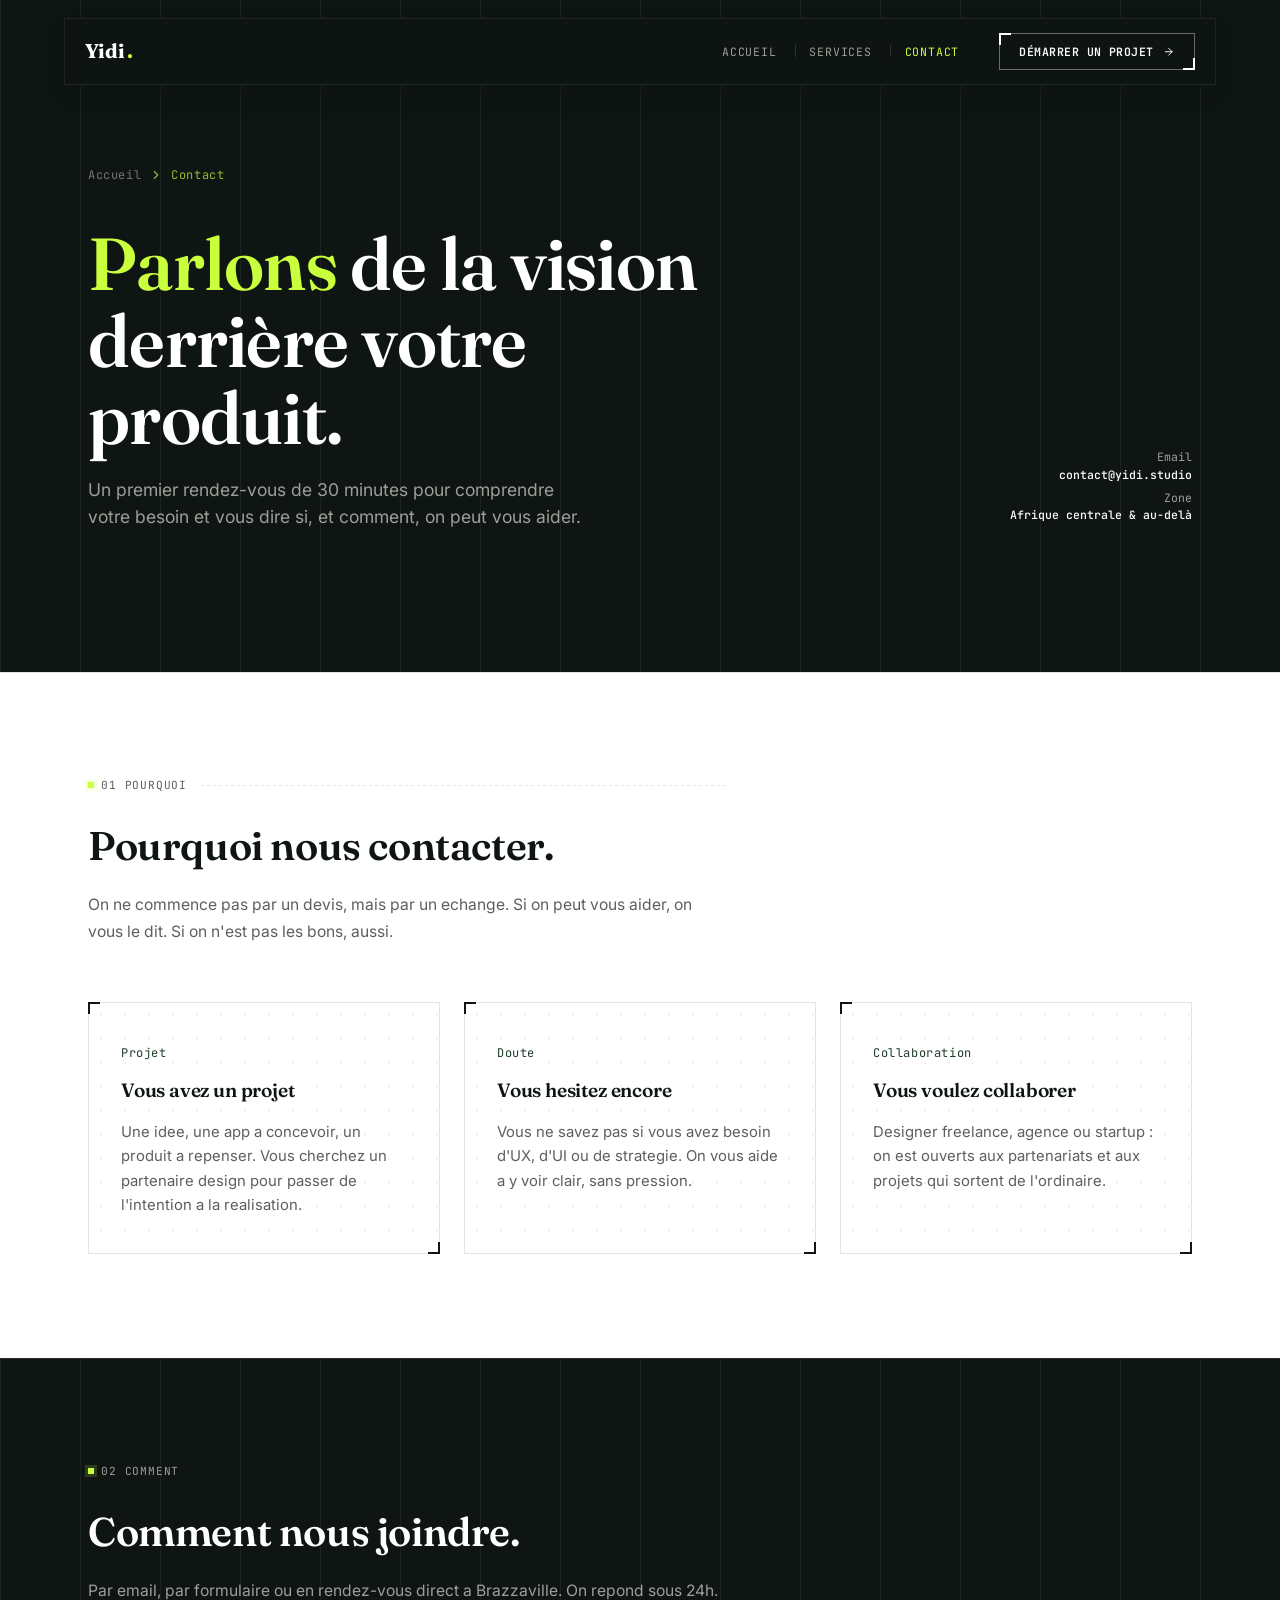
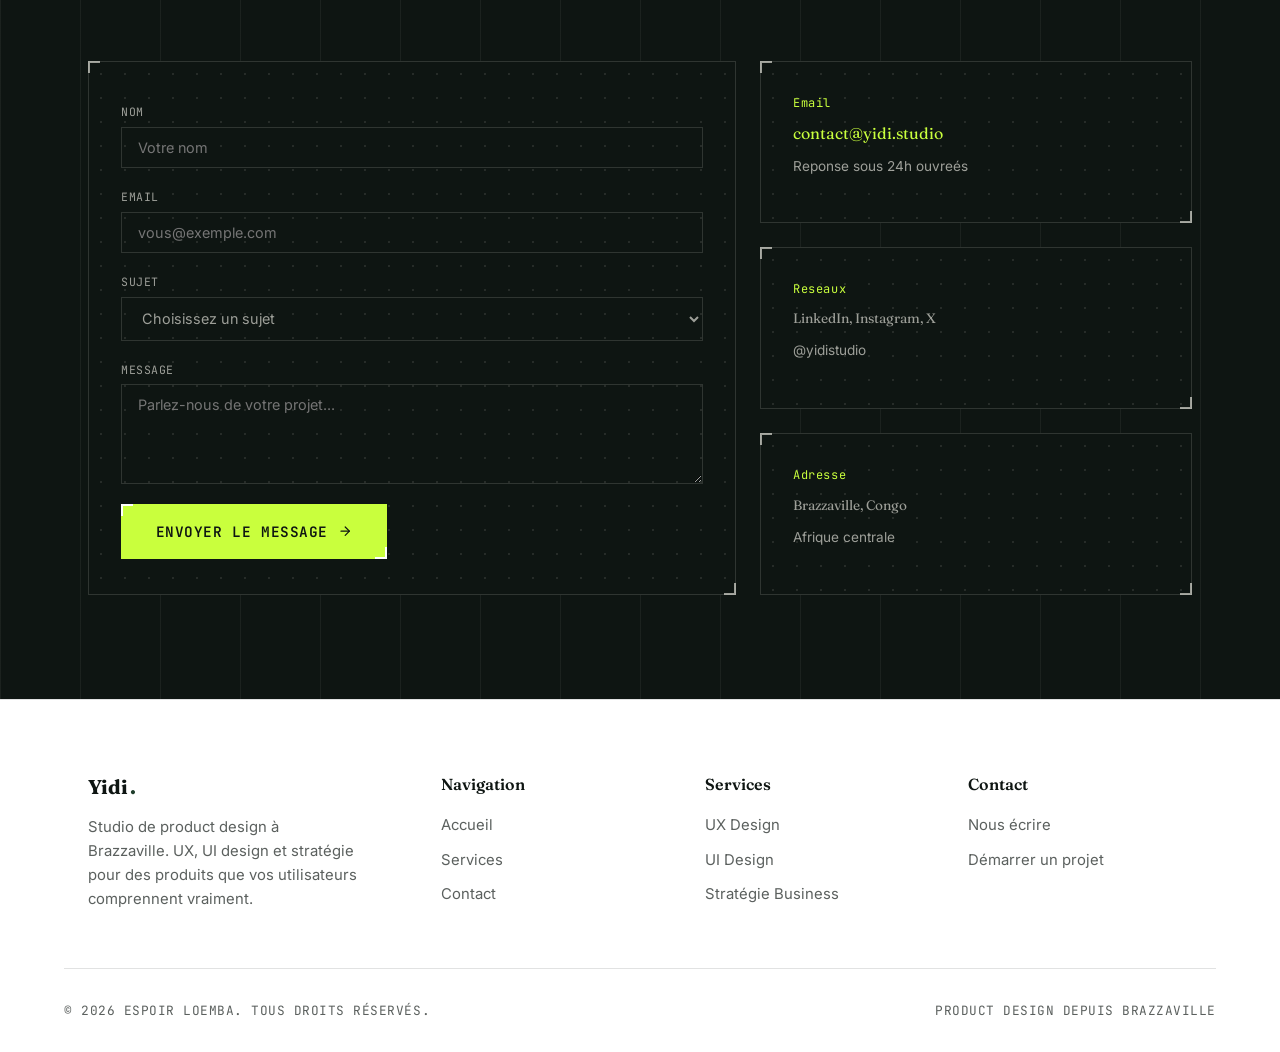
<file: contact/index.html>
<!DOCTYPE html>
<html lang="fr">

<head>
    <meta charset="UTF-8">
    <meta name="viewport" content="width=device-width, initial-scale=1.0">
    <title>Contact | Yidi Studio de Product Design</title>
    <meta name="description" content="Contactez Yidi Studio à Brazzaville pour vos projets de design produit, UI/UX et design system.">
    <link rel="preconnect" href="https://fonts.googleapis.com">
    <link rel="preconnect" href="https://fonts.gstatic.com" crossorigin>
    <link href="https://fonts.googleapis.com/css2?family=Fraunces:opsz,wght@9..144,400;9..144,500;9..144,600;9..144,700&family=Inter:wght@400;500;600;700&family=JetBrains+Mono:wght@400;500;600&display=swap" rel="stylesheet">
    <link rel="stylesheet" href="../assets/css/style.css">
</head>

<body>

    <header class="header fixed top-0 left-0">
        <div class="header-inner bg-grid backdrop-blur">
            <a href="../" class="logo">Yidi<span>.</span></a>
            <a href="#nav" class="nav-burger cursor-pointer" aria-label="Menu">
                <span></span><span></span><span></span>
            </a>
            <a href="#" class="nav-close" aria-label="Fermer">
                <svg width="20" height="20" viewBox="0 0 24 24" fill="none" stroke="currentColor" stroke-width="2" stroke-linecap="round">
                    <path d="M18 6L6 18M6 6l12 12" />
                </svg>
            </a>
            <nav id="nav" class="nav" aria-label="Navigation principale">
                <ul class="nav-list label-mono">
                    <li><a href="../">Accueil</a></li>
                    <li><a href="../services">Services</a></li>
                    <li><a href="../contact" aria-current="page">Contact</a></li>
                </ul>
                <a href="../contact" class="btn btn-ghost btn-sm frame">Démarrer un projet<span class="btn-arrow"><svg xmlns="http://www.w3.org/2000/svg" width="16" height="16" viewBox="0 0 24 24" fill="none" stroke="currentColor" stroke-width="2" stroke-linecap="round" stroke-linejoin="round"><path d="M5 12h14"/><path d="m12 5 7 7-7 7"/></svg></span></a>
            </nav>
        </div>
    </header>

    <main>
        <section class="herosection herosection-sm overflow-hidden">
            <div class="hero-inner">
                <div class="hero-grid">
                    <div class="hero-copy flex-col">
                        <span class="hero-crumb"><a href="../">Accueil</a><svg width="14" height="14" viewBox="0 0 24 24" fill="none" stroke="currentColor" stroke-width="2" stroke-linecap="round" stroke-linejoin="round"><path d="M9 18l6-6-6-6"/></svg><span>Contact</span></span>
                        <h1><span class="hero-hl">Parlons</span> de la vision derrière votre produit.</h1>
                        <p class="lead">Un premier rendez-vous de 30 minutes pour comprendre votre besoin et vous dire si, et comment, on peut vous aider.</p>
                    </div>
                    <div class="hero-meta flex-col">
                        <span>Email<br><strong>contact@yidi.studio</strong></span>
                        <span>Zone<br><strong>Afrique centrale &amp; au‑delà</strong></span>
                    </div>
                </div>
            </div>
        </section>

        <section class="section" id="pourquoi">
            <div class="container">
                <header class="section-head">
                    <div class="eyebrow">
                        <span class="tag tag-signal">01 Pourquoi</span>
                        <span class="rule"></span>
                    </div>
                    <h2 class="section-title">Pourquoi nous contacter.</h2>
                    <p class="section-desc">On ne commence pas par un devis, mais par un echange. Si on peut vous aider, on vous le dit. Si on n'est pas les bons, aussi.</p>
                </header>
                <div class="methodology-grid">
                    <article class="card flex-col frame methodology-card">
                        <span class="methodology-num">Projet</span>
                        <h3>Vous avez un projet</h3>
                        <p>Une idee, une app a concevoir, un produit a repenser. Vous cherchez un partenaire design pour passer de l'intention a la realisation.</p>
                    </article>
                    <article class="card flex-col frame methodology-card">
                        <span class="methodology-num">Doute</span>
                        <h3>Vous hesitez encore</h3>
                        <p>Vous ne savez pas si vous avez besoin d'UX, d'UI ou de strategie. On vous aide a y voir clair, sans pression.</p>
                    </article>
                    <article class="card flex-col frame methodology-card">
                        <span class="methodology-num">Collaboration</span>
                        <h3>Vous voulez collaborer</h3>
                        <p>Designer freelance, agence ou startup : on est ouverts aux partenariats et aux projets qui sortent de l'ordinaire.</p>
                    </article>
                </div>
            </div>
        </section>

        <section class="section section-services" id="comment">
            <div class="container">
                <header class="section-head">
                    <div class="eyebrow">
                        <span class="tag tag-signal">02 Comment</span>
                        <span class="rule"></span>
                    </div>
                    <h2 class="section-title">Comment nous joindre.</h2>
                    <p class="section-desc">Par email, par formulaire ou en rendez-vous direct a Brazzaville. On repond sous 24h.</p>
                </header>
                <div class="contact-grid">
                    <form class="card flex-col dark frame service-card gap-5" action="#" method="POST">
                        <div class="form-group flex-col">
                            <label for="nom" class="form-label label-mono">Nom</label>
                            <input type="text" id="nom" name="nom" placeholder="Votre nom" required class="form-input text-base">
                        </div>
                        <div class="form-group flex-col">
                            <label for="email" class="form-label label-mono">Email</label>
                            <input type="email" id="email" name="email" placeholder="vous@exemple.com" required class="form-input text-base">
                        </div>
                        <div class="form-group flex-col">
                            <label for="sujet" class="form-label label-mono">Sujet</label>
                            <select id="sujet" name="sujet" required class="form-select text-base">
                                <option value="" disabled selected>Choisissez un sujet</option>
                                <option value="UX Design">UX Design</option>
                                <option value="UI Design">UI Design</option>
                                <option value="Strategie Business">Strategie Business</option>
                                <option value="Partenariat">Partenariat</option>
                                <option value="Autre">Autre</option>
                            </select>
                        </div>
                        <div class="form-group flex-col">
                            <label for="message" class="form-label label-mono">Message</label>
                            <textarea id="message" name="message" class="form-textarea text-base" placeholder="Parlez-nous de votre projet..." required></textarea>
                        </div>
                        <button type="submit" class="btn btn-lg text-base frame self-start">Envoyer le message<span class="btn-arrow"><svg xmlns="http://www.w3.org/2000/svg" width="16" height="16" viewBox="0 0 24 24" fill="none" stroke="currentColor" stroke-width="2" stroke-linecap="round" stroke-linejoin="round"><path d="M5 12h14"/><path d="m12 5 7 7-7 7"/></svg></span></button>
                    </form>
                    <aside class="contact-aside flex-col">
                        <div class="card flex-col dark frame service-card">
                            <span class="service-num">Email</span>
                            <a href="mailto:contact@yidi.studio">contact@yidi.studio</a>
                            <p>Reponse sous 24h ouvreés</p>
                        </div>
                        <div class="card flex-col dark frame service-card">
                            <span class="service-num">Reseaux</span>
                            <p class="contact-highlight">LinkedIn, Instagram, X</p>
                            <p>@yidistudio</p>
                        </div>
                        <div class="card flex-col dark frame service-card">
                            <span class="service-num">Adresse</span>
                            <p class="contact-highlight">Brazzaville, Congo</p>
                            <p>Afrique centrale</p>
                        </div>
                    </aside>
                </div>
            </div>
        </section>


    </main>

    <footer class="footer">
        <div class="container footer-grid">
            <div class="footer-brand flex-col">
                <a href="../" class="logo">Yidi<span>.</span></a>
                <p>Studio de product design à Brazzaville. UX, UI design et stratégie pour des produits que vos utilisateurs comprennent vraiment.</p>
            </div>
            <div class="footer-col">
                <h4 class="footer-heading">Navigation</h4>
                <ul class="footer-list flex-col">
                    <li><a href="../">Accueil</a></li>
                    <li><a href="../services">Services</a></li>
                    <li><a href="../contact">Contact</a></li>
                </ul>
            </div>
            <div class="footer-col">
                <h4 class="footer-heading">Services</h4>
                <ul class="footer-list flex-col">
                    <li><a href="../services">UX Design</a></li>
                    <li><a href="../services">UI Design</a></li>
                    <li><a href="../services">Stratégie Business</a></li>
                </ul>
            </div>
            <div class="footer-col">
                <h4 class="footer-heading">Contact</h4>
                <ul class="footer-list flex-col">
                    <li><a href="../contact">Nous écrire</a></li>
                    <li><a href="../contact">Démarrer un projet</a></li>
                </ul>
            </div>
        </div>
        <div class="container footer-bottom flex flex-wrap gap-4 justify-between font-mono text-muted uppercase">
            <p>&copy; 2026 Espoir LOEMBA. Tous droits réservés.</p>
            <p>Product design depuis Brazzaville</p>
        </div>
    </footer>

</body>

</html>
</file>
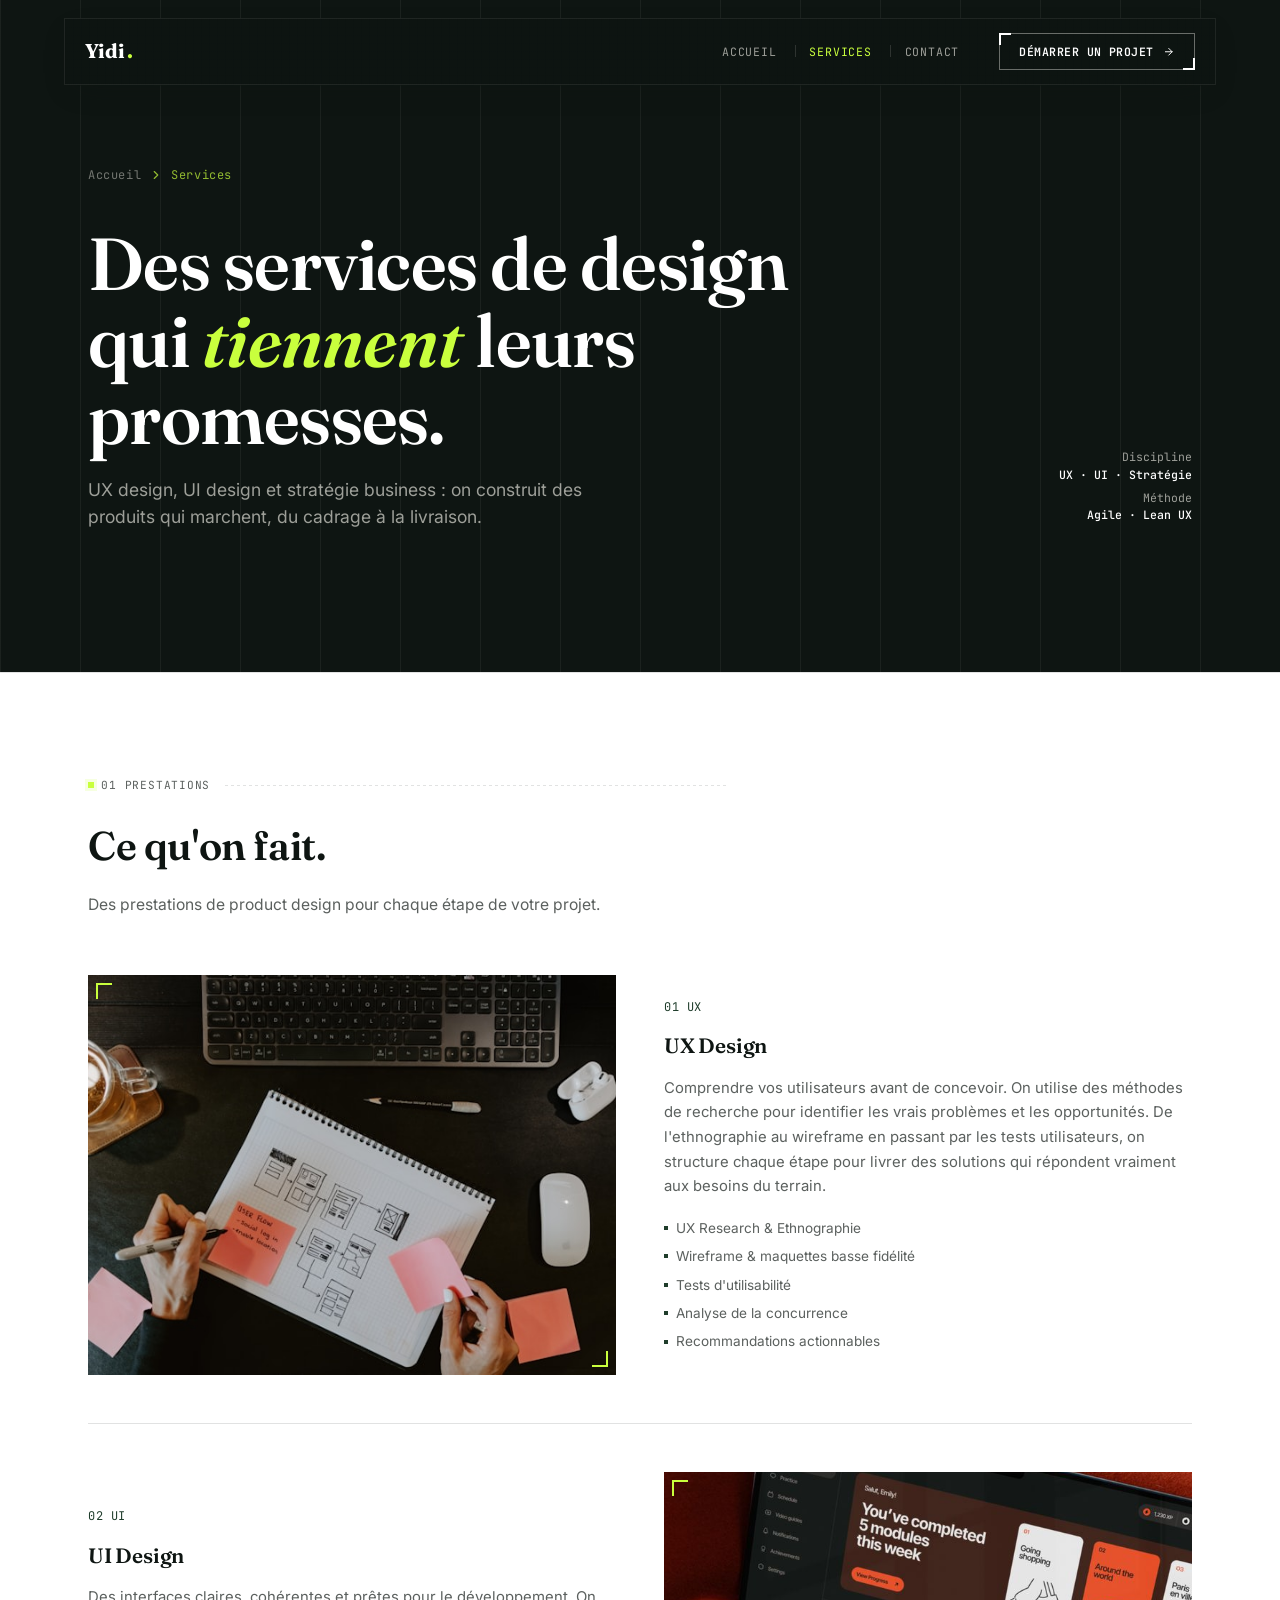
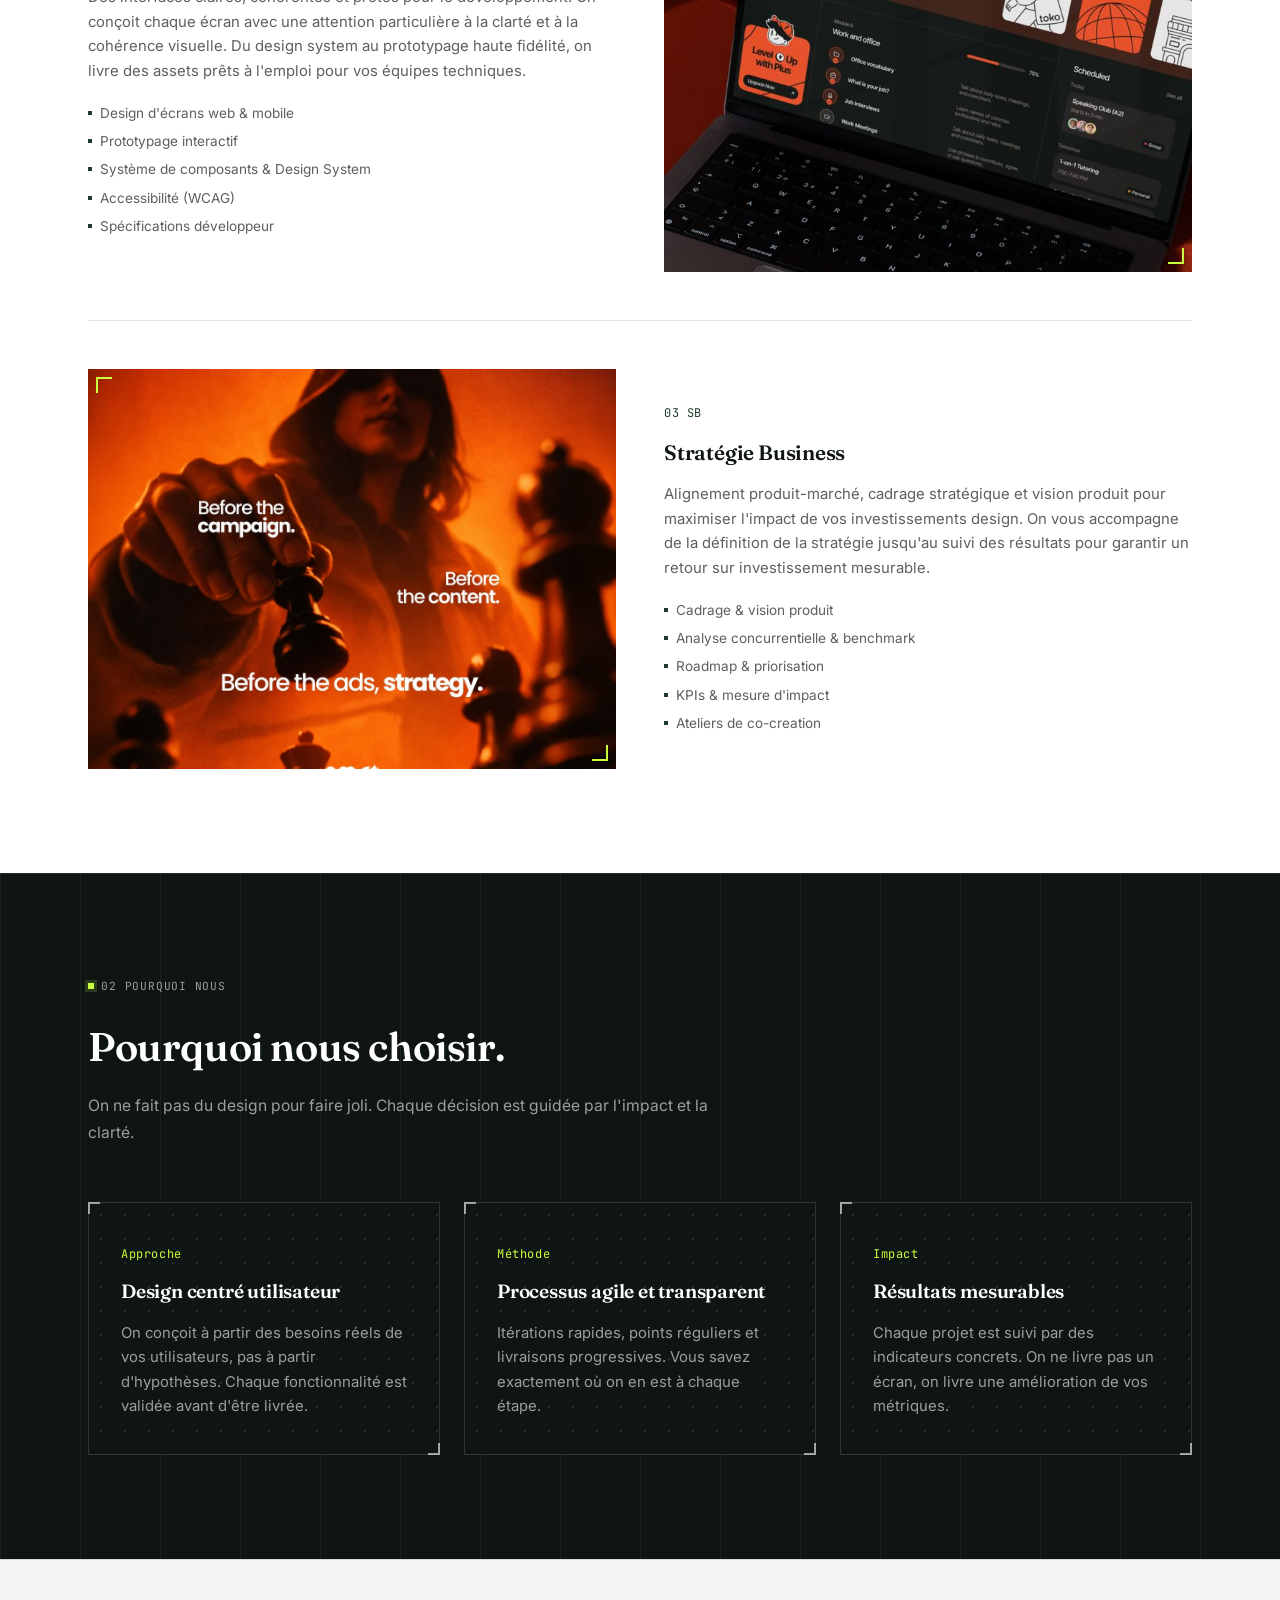
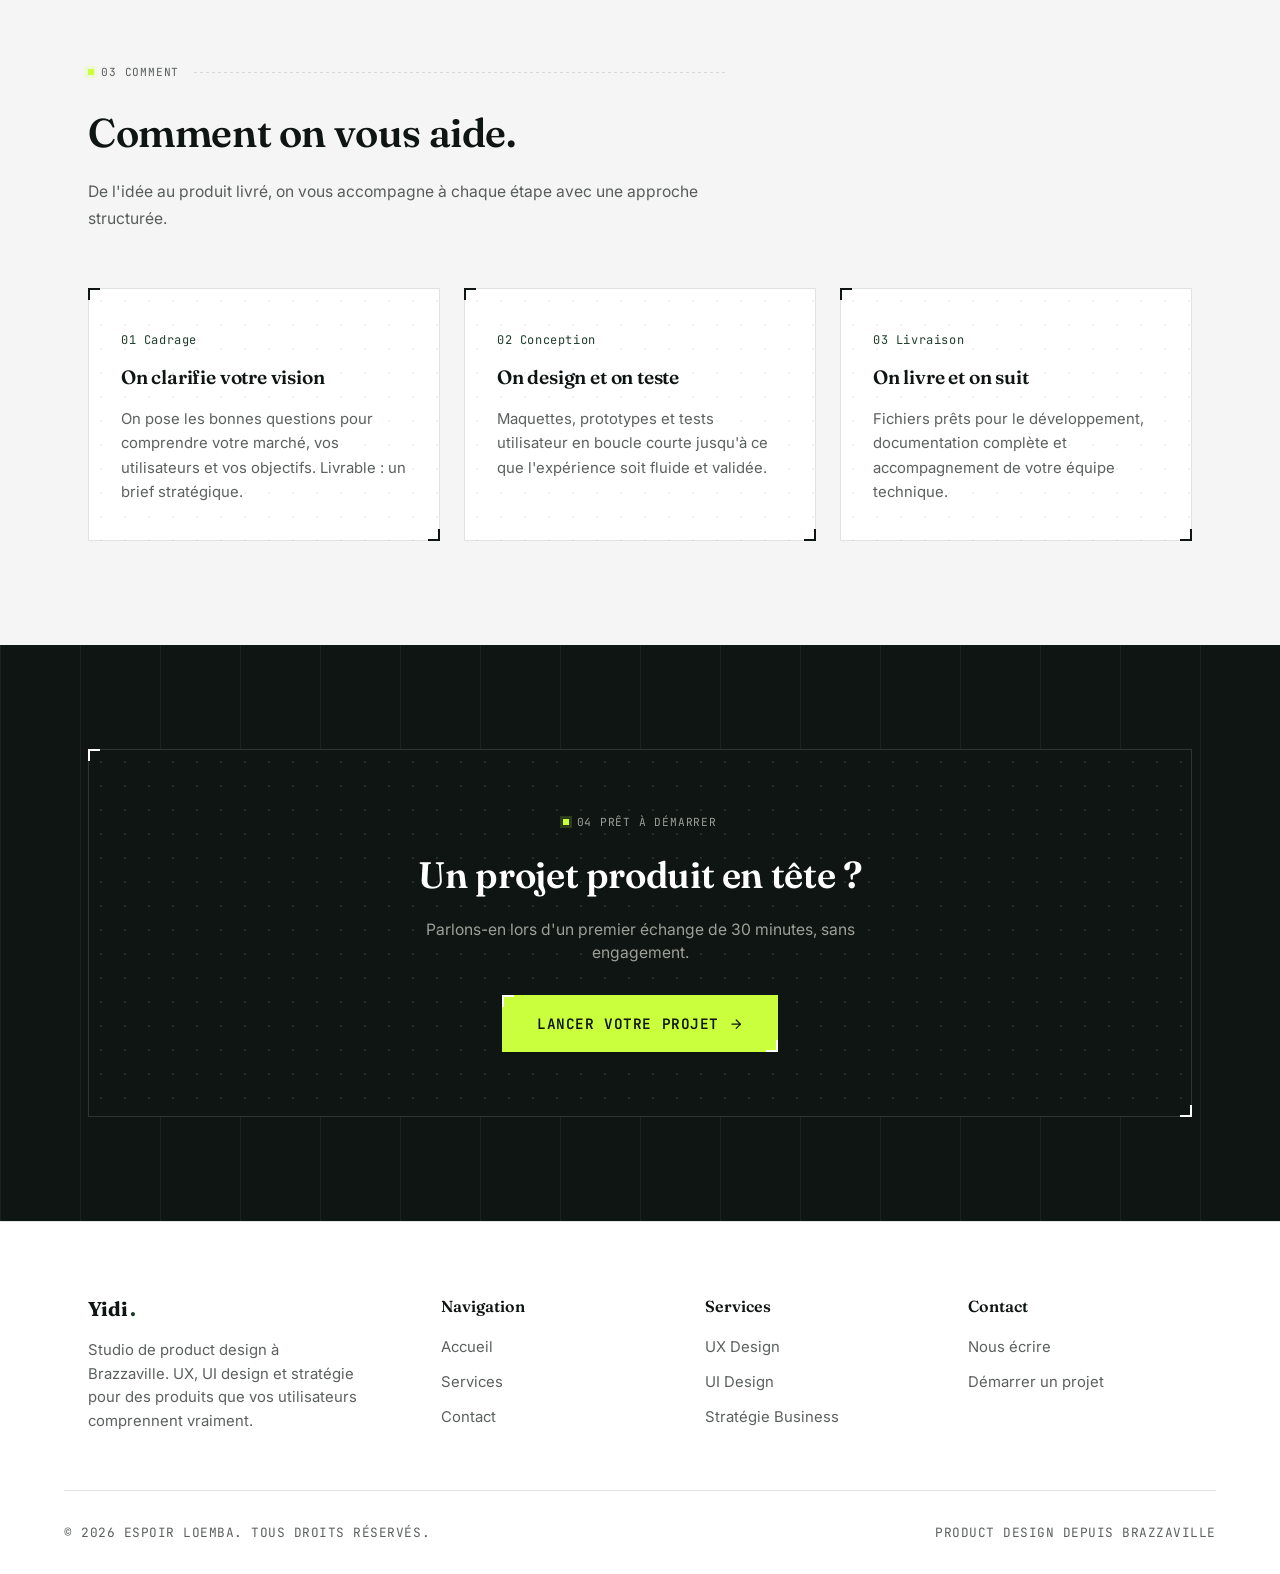
<file: services/index.html>
<!DOCTYPE html>
<html lang="fr">

<head>
    <meta charset="UTF-8">
    <meta name="viewport" content="width=device-width, initial-scale=1.0">
    <title>Services | Yidi Studio de Product Design</title>
    <meta name="description" content="Yidi Studio : UX Design, UI Design et Stratégie Business. Prestations de design produit à Brazzaville.">
    <link rel="preconnect" href="https://fonts.googleapis.com">
    <link rel="preconnect" href="https://fonts.gstatic.com" crossorigin>
    <link href="https://fonts.googleapis.com/css2?family=Fraunces:opsz,wght@9..144,400;9..144,500;9..144,600;9..144,700&family=Inter:wght@400;500;600;700&family=JetBrains+Mono:wght@400;500;600&display=swap" rel="stylesheet">
    <link rel="stylesheet" href="../assets/css/style.css">
</head>

<body>

    <header class="header fixed top-0 left-0">
        <div class="header-inner bg-grid backdrop-blur">
            <a href="../" class="logo">Yidi<span>.</span></a>
            <a href="#nav" class="nav-burger cursor-pointer" aria-label="Menu">
                <span></span><span></span><span></span>
            </a>
            <a href="#" class="nav-close" aria-label="Fermer">
                <svg width="20" height="20" viewBox="0 0 24 24" fill="none" stroke="currentColor" stroke-width="2" stroke-linecap="round">
                    <path d="M18 6L6 18M6 6l12 12" />
                </svg>
            </a>
            <nav id="nav" class="nav" aria-label="Navigation principale">
                <ul class="nav-list label-mono">
                    <li><a href="../">Accueil</a></li>
                    <li><a href="../services" aria-current="page">Services</a></li>
                    <li><a href="../contact">Contact</a></li>
                </ul>
                <a href="../contact" class="btn btn-ghost btn-sm frame">Démarrer un projet<span class="btn-arrow"><svg xmlns="http://www.w3.org/2000/svg" width="16" height="16" viewBox="0 0 24 24" fill="none" stroke="currentColor" stroke-width="2" stroke-linecap="round" stroke-linejoin="round"><path d="M5 12h14"/><path d="m12 5 7 7-7 7"/></svg></span></a>
            </nav>
        </div>
    </header>

    <main>
        <section class="herosection herosection-sm overflow-hidden">
            <div class="hero-inner">
                <div class="hero-grid">
                    <div class="hero-copy flex-col">
                        <span class="hero-crumb"><a href="../">Accueil</a><svg width="14" height="14" viewBox="0 0 24 24" fill="none" stroke="currentColor" stroke-width="2" stroke-linecap="round" stroke-linejoin="round"><path d="M9 18l6-6-6-6"/></svg><span>Services</span></span>
                        <h1>Des services de design qui <em>tiennent</em> leurs promesses.</h1>
                        <p class="lead">UX design, UI design et stratégie business : on construit des produits qui marchent, du cadrage à la livraison.</p>
                    </div>
                    <div class="hero-meta flex-col">
                        <span>Discipline<br><strong>UX · UI · Stratégie</strong></span>
                        <span>Méthode<br><strong>Agile · Lean UX</strong></span>
                    </div>
                </div>
            </div>
        </section>

        <section class="section">
            <div class="container">
                <header class="section-head">
                    <div class="eyebrow">
                        <span class="tag tag-signal">01 Prestations</span>
                        <span class="rule"></span>
                    </div>
                    <h2 class="section-title">Ce qu'on fait.</h2>
                    <p class="section-desc">Des prestations de product design pour chaque étape de votre projet.</p>
                </header>
                <div class="flex-col">
                    <article class="svc-row">
                        <div class="svc-media overflow-hidden">
                            <img class="media-cover" src="../assets/images/services/ux-design.jpg" alt="UX Design">
                        </div>
                        <div class="svc-body flex-col">
                            <span class="service-num">01 UX</span>
                            <h3>UX Design</h3>
                            <p>Comprendre vos utilisateurs avant de concevoir. On utilise des méthodes de recherche pour identifier les vrais problèmes et les opportunités. De l'ethnographie au wireframe en passant par les tests utilisateurs, on structure chaque étape pour livrer des solutions qui répondent vraiment aux besoins du terrain.</p>
                            <ul>
                                <li>UX Research & Ethnographie</li>
                                <li>Wireframe & maquettes basse fidélité</li>
                                <li>Tests d'utilisabilité</li>
                                <li>Analyse de la concurrence</li>
                                <li>Recommandations actionnables</li>
                            </ul>
                        </div>
                    </article>
                    <article class="svc-row svc-row-alt">
                        <div class="svc-media overflow-hidden">
                            <img class="media-cover" src="../assets/images/services/ui-design.jpg" alt="UI Design">
                        </div>
                        <div class="svc-body flex-col">
                            <span class="service-num">02 UI</span>
                            <h3>UI Design</h3>
                            <p>Des interfaces claires, cohérentes et prêtes pour le développement. On conçoit chaque écran avec une attention particulière à la clarté et à la cohérence visuelle. Du design system au prototypage haute fidélité, on livre des assets prêts à l'emploi pour vos équipes techniques.</p>
                            <ul>
                                <li>Design d'écrans web & mobile</li>
                                <li>Prototypage interactif</li>
                                <li>Système de composants & Design System</li>
                                <li>Accessibilité (WCAG)</li>
                                <li>Spécifications développeur</li>
                            </ul>
                        </div>
                    </article>
                    <article class="svc-row">
                        <div class="svc-media overflow-hidden">
                            <img class="media-cover" src="../assets/images/services/strategie-business.jpg" alt="Stratégie Business">
                        </div>
                        <div class="svc-body flex-col">
                            <span class="service-num">03 SB</span>
                            <h3>Stratégie Business</h3>
                            <p>Alignement produit-marché, cadrage stratégique et vision produit pour maximiser l'impact de vos investissements design. On vous accompagne de la définition de la stratégie jusqu'au suivi des résultats pour garantir un retour sur investissement mesurable.</p>
                            <ul>
                                <li>Cadrage & vision produit</li>
                                <li>Analyse concurrentielle & benchmark</li>
                                <li>Roadmap & priorisation</li>
                                <li>KPIs & mesure d'impact</li>
                                <li>Ateliers de co-creation</li>
                            </ul>
                        </div>
                    </article>
                </div>
            </div>
        </section>

        <section class="section section-services">
            <div class="container">
                <header class="section-head">
                    <div class="eyebrow">
                        <span class="tag tag-signal">02 Pourquoi nous</span>
                        <span class="rule"></span>
                    </div>
                    <h2 class="section-title">Pourquoi nous choisir.</h2>
                    <p class="section-desc">On ne fait pas du design pour faire joli. Chaque décision est guidée par l'impact et la clarté.</p>
                </header>
                <div class="services-grid">
                    <article class="card flex-col dark frame service-card">
                        <span class="service-num">Approche</span>
                        <h3>Design centré utilisateur</h3>
                        <p>On conçoit à partir des besoins réels de vos utilisateurs, pas à partir d'hypothèses. Chaque fonctionnalité est validée avant d'être livrée.</p>
                    </article>
                    <article class="card flex-col dark frame service-card">
                        <span class="service-num">Méthode</span>
                        <h3>Processus agile et transparent</h3>
                        <p>Itérations rapides, points réguliers et livraisons progressives. Vous savez exactement où on en est à chaque étape.</p>
                    </article>
                    <article class="card flex-col dark frame service-card">
                        <span class="service-num">Impact</span>
                        <h3>Résultats mesurables</h3>
                        <p>Chaque projet est suivi par des indicateurs concrets. On ne livre pas un écran, on livre une amélioration de vos métriques.</p>
                    </article>
                </div>
            </div>
        </section>

        <section class="section section-alt">
            <div class="container">
                <header class="section-head">
                    <div class="eyebrow">
                        <span class="tag tag-signal">03 Comment</span>
                        <span class="rule"></span>
                    </div>
                    <h2 class="section-title">Comment on vous aide.</h2>
                    <p class="section-desc">De l'idée au produit livré, on vous accompagne à chaque étape avec une approche structurée.</p>
                </header>
                <div class="methodology-grid">
                    <article class="card flex-col frame methodology-card">
                        <span class="methodology-num">01 Cadrage</span>
                        <h3>On clarifie votre vision</h3>
                        <p>On pose les bonnes questions pour comprendre votre marché, vos utilisateurs et vos objectifs. Livrable : un brief stratégique.</p>
                    </article>
                    <article class="card flex-col frame methodology-card">
                        <span class="methodology-num">02 Conception</span>
                        <h3>On design et on teste</h3>
                        <p>Maquettes, prototypes et tests utilisateur en boucle courte jusqu'à ce que l'expérience soit fluide et validée.</p>
                    </article>
                    <article class="card flex-col frame methodology-card">
                        <span class="methodology-num">03 Livraison</span>
                        <h3>On livre et on suit</h3>
                        <p>Fichiers prêts pour le développement, documentation complète et accompagnement de votre équipe technique.</p>
                    </article>
                </div>
            </div>
        </section>

        <section class="cta">
            <div class="container">
                <div class="cta-block bg-dot-paper frame flex flex-col items-center gap-4 text-center relative">
                    <span class="tag tag-signal">04 Prêt à démarrer</span>
                    <h2 class="cta-title">Un projet produit en tête ?</h2>
                    <p class="cta-desc">Parlons-en lors d'un premier échange de 30 minutes, sans engagement.</p>
                    <a href="../contact" class="btn btn-lg text-base frame">Lancer votre projet<span class="btn-arrow"><svg xmlns="http://www.w3.org/2000/svg" width="16" height="16" viewBox="0 0 24 24" fill="none" stroke="currentColor" stroke-width="2" stroke-linecap="round" stroke-linejoin="round"><path d="M5 12h14"/><path d="m12 5 7 7-7 7"/></svg></span></a>
                </div>
            </div>
        </section>
    </main>

    <footer class="footer">
        <div class="container footer-grid">
            <div class="footer-brand flex-col">
                <a href="../" class="logo">Yidi<span>.</span></a>
                <p>Studio de product design à Brazzaville. UX, UI design et stratégie pour des produits que vos utilisateurs comprennent vraiment.</p>
            </div>
            <div class="footer-col">
                <h4 class="footer-heading">Navigation</h4>
                <ul class="footer-list flex-col">
                    <li><a href="../">Accueil</a></li>
                    <li><a href="../services">Services</a></li>
                    <li><a href="../contact">Contact</a></li>
                </ul>
            </div>
            <div class="footer-col">
                <h4 class="footer-heading">Services</h4>
                <ul class="footer-list flex-col">
                    <li><a href="../services">UX Design</a></li>
                    <li><a href="../services">UI Design</a></li>
                    <li><a href="../services">Stratégie Business</a></li>
                </ul>
            </div>
            <div class="footer-col">
                <h4 class="footer-heading">Contact</h4>
                <ul class="footer-list flex-col">
                    <li><a href="../contact">Nous écrire</a></li>
                    <li><a href="../contact">Démarrer un projet</a></li>
                </ul>
            </div>
        </div>
        <div class="container footer-bottom flex flex-wrap gap-4 justify-between font-mono text-muted uppercase">
            <p>&copy; 2026 Espoir LOEMBA. Tous droits réservés.</p>
            <p>Product design depuis Brazzaville</p>
        </div>
    </footer>

</body>

</html>
</file>
<file: assets/css/style.css>
@import url('reset.css') layer(reset);
@import url('base.css') layer(base);
@import url('components.css') layer(components);
@import url('layout.css') layer(layout);
@import url('pages.css') layer(layout);
@import url('utils.css') layer(utilities);
</file>
